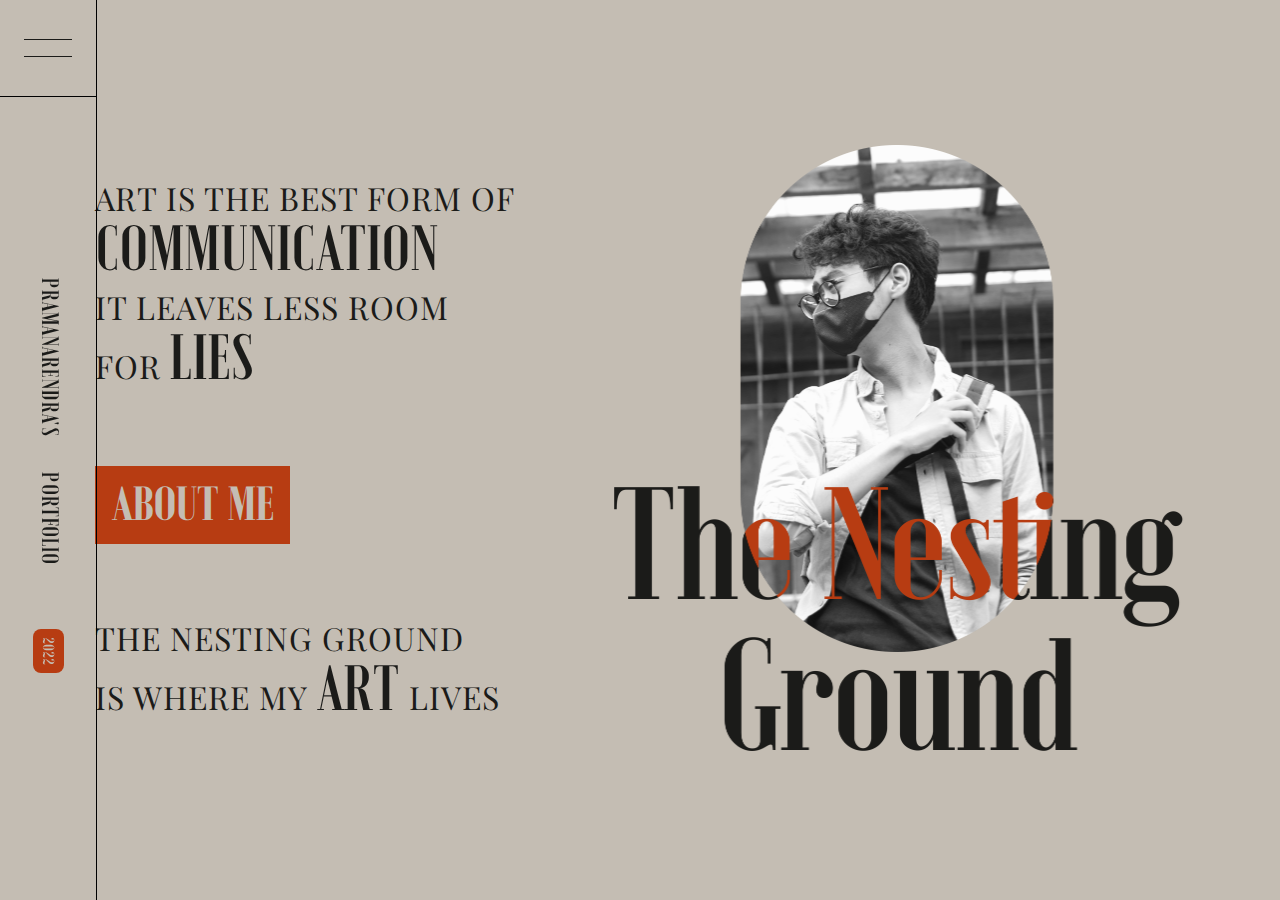
<file: index.html>
<!DOCTYPE html>
<html lang="en">

<head>
    <meta charset="UTF-8">
    <meta http-equiv="X-UA-Compatible" content="IE=edge">
    <meta name="viewport" content="width=device-width, initial-scale=1.0">
    <link rel="stylesheet" href="./style.css">
    <link href="https://fonts.googleapis.com/css2?family=Playfair+Display:wght@400;700&display=swap" rel="stylesheet">
    <title>Home | Rendra's Portfolio</title>
</head>

<body>
    <div class="container">
        <nav>
            <input id="nav-toggle" type="checkbox">
            <label id="hamburger" for="nav-toggle">
                <div class="line"></div>
                <div class="line"></div>
            </label>
            <ul class="nav-links">
                <li><a href="./index.html">Home</a></li>
                <li><a href="./about.html">About</a></li>
                <li><a href="./article.html">Articles</a></li>
                <li><a href="./project.html">Projects</a></li>
            </ul>
            <div class="nav-side">
                <h1><a href="./index.html">Pramanarendra's &nbsp;&nbsp;&nbsp; Portfolio</a></h1>
                <p>2022</p>
            </div>
        </nav>
        <div id="home">
            <div class="home-text">
                <p>Art is the best form of <br> <span class="emphasis">communication</span> <br> It leaves less room
                    <br> for
                    <span class="emphasis">lies</span>
                </p>
                <button class="home-btn"><a href="./about.html">About Me</a></button>
                <p>The Nesting Ground <br> is where my <span class="emphasis">art</span> Lives</p>
            </div>
            <img class="home-img" src="./img/profile pict.png" alt="profile photo">
        </div>
    </div>

</body>

</html>
</file>
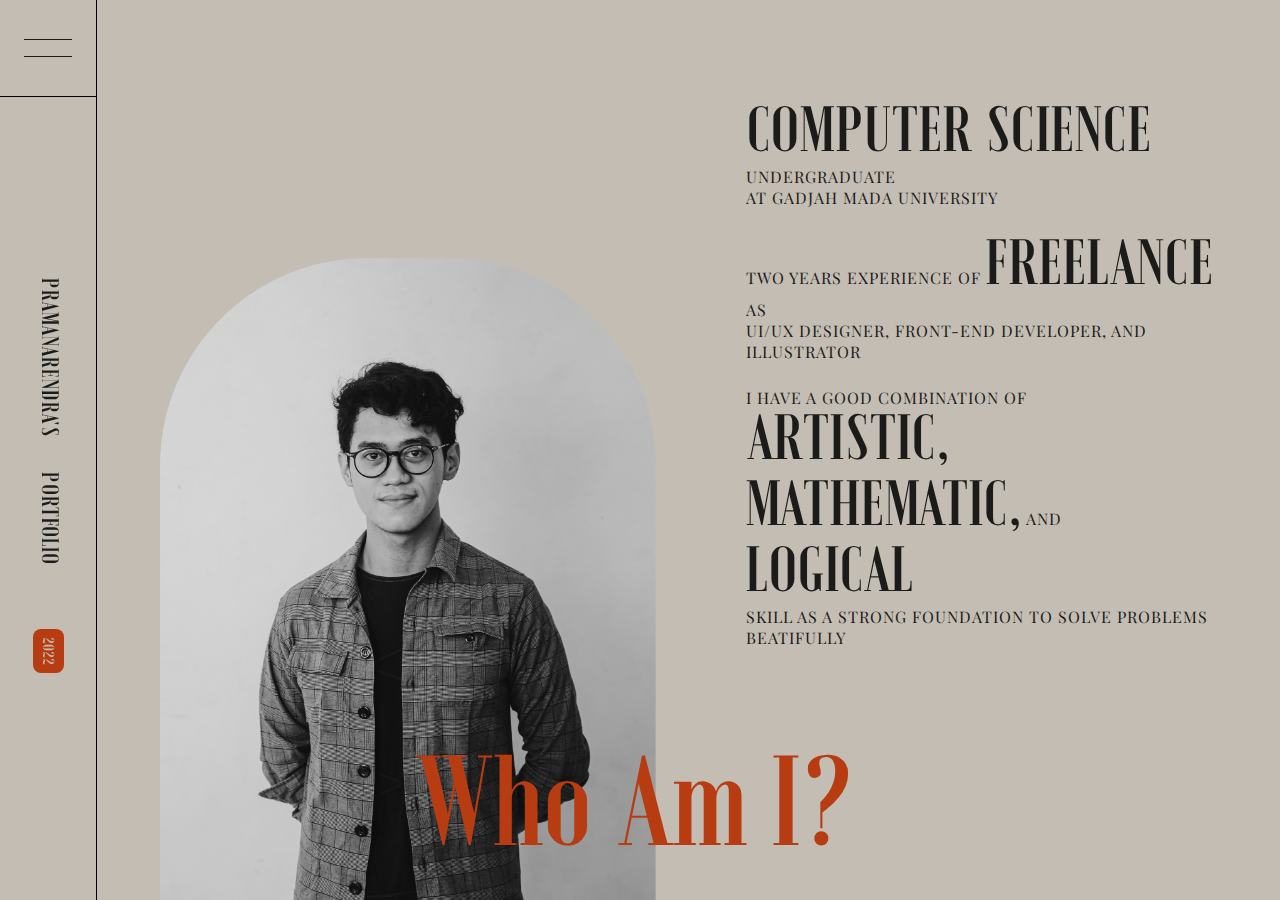
<file: about.html>
<!DOCTYPE html>
<html lang="en">

<head>
    <meta charset="UTF-8">
    <meta http-equiv="X-UA-Compatible" content="IE=edge">
    <meta name="viewport" content="width=device-width, initial-scale=1.0">
    <link rel="stylesheet" href="./style.css">
    <link href="https://fonts.googleapis.com/css2?family=Playfair+Display:wght@400;700&display=swap" rel="stylesheet">
    <title>About | Rendra's Portfolio</title>
</head>

<body>
    <div class="container">
        <nav>
            <input id="nav-toggle" type="checkbox">
            <label id="hamburger" for="nav-toggle">
                <div class="line"></div>
                <div class="line"></div>
            </label>
            <ul class="nav-links">
                <li><a href="./index.html">Home</a></li>
                <li><a href="./about.html">About</a></li>
                <li><a href="./article.html">Articles</a></li>
                <li><a href="./project.html">Projects</a></li>
            </ul>
            <div class="nav-side">
                <h1><a href="./index.html">Pramanarendra's &nbsp;&nbsp;&nbsp; Portfolio</a></h1>
                <p>2022</p>
            </div>
        </nav>
        <div id="about">
            <div class="about-img">
                <img src="./img/portrait photo.png" alt="portrait photo">
                <h1>Who Am I?</h1>
            </div>
            <div class="about-text">
                <p><span class="emphasis">Computer Science</span> undergraduate <br>
                    at Gadjah Mada University</p>
                <p>two years experience of <span class="emphasis">freelance </span> as <br>
                    UI/UX designer, Front-End developer, and <br>
                    illustrator</p>
                <p>I have a good combination of <br>
                    <span class="emphasis">artistic, mathematic,</span> and <span class="emphasis">Logical</span><br>
                    skill as a strong foundation to solve problems <br>
                    beatifully
                </p>
            </div>
        </div>
    </div>

</body>

</html>
</file>
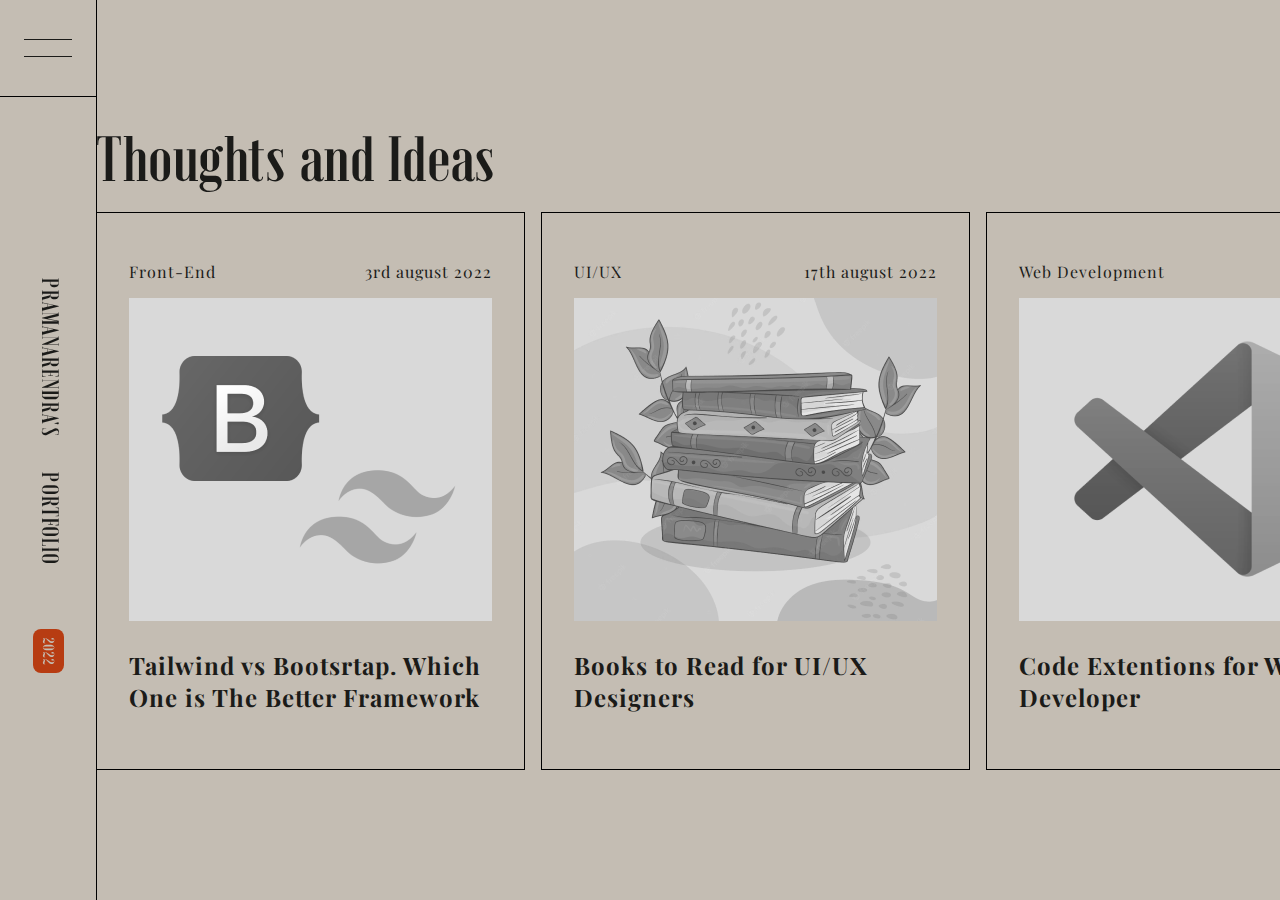
<file: article.html>
<!DOCTYPE html>
<html lang="en">

<head>
    <meta charset="UTF-8">
    <meta http-equiv="X-UA-Compatible" content="IE=edge">
    <meta name="viewport" content="width=device-width, initial-scale=1.0">
    <link rel="stylesheet" href="./style.css">
    <link href="https://fonts.googleapis.com/css2?family=Playfair+Display:wght@400;700&display=swap" rel="stylesheet">
    <title>Articles | Rendra's Portfolio</title>
</head>

<body>
    <div class="container">
        <nav>
            <input id="nav-toggle" type="checkbox">
            <label id="hamburger" for="nav-toggle">
                <div class="line"></div>
                <div class="line"></div>
            </label>
            <ul class="nav-links">
                <li><a href="./index.html">Home</a></li>
                <li><a href="./about.html">About</a></li>
                <li><a href="./article.html">Articles</a></li>
                <li><a href="./project.html">Projects</a></li>
            </ul>
            <div class="nav-side">
                <h1><a href="./index.html">Pramanarendra's &nbsp;&nbsp;&nbsp; Portfolio</a></h1>
                <p>2022</p>
            </div>
        </nav>
        <div id="article">
            <div class="article-container">
                <h1>Thoughts and Ideas</h1>
                <div class="card-container">
                    <div class="card">
                        <a href="./article/article1.html">

                            <div class="card-info">
                                <p class="topic">Front-End</p>
                                <p class="date">3rd august 2022</p>
                            </div>
                            <img src="./img/tailwind bootstrap.png" alt="">
                            <div class="card-title">
                                <p>Tailwind vs Bootsrtap. Which One is The Better Framework</p>
                            </div>
                        </a>
                    </div>

                    <div class="card">
                        <a href="./article/article2.html">
                            <div class="card-info">
                                <p class="topic">UI/UX</p>
                                <p class="date">17th august 2022</p>
                            </div>
                            <img src="./img/books to read.png" alt="">
                            <div class="card-title">
                                <p>Books to Read for UI/UX Designers</p>
                            </div>

                        </a>
                    </div>
                    <div class="card">
                        <a href="./article/article3.html">
                            <div class="card-info">
                                <p class="topic">Web Development</p>
                                <p class="date">1st July 2022</p>
                            </div>
                            <img src="./img/vs code.png" alt="">
                            <div class="card-title">
                                <p>Code Extentions for Web Developer</p>
                            </div>
                        </a>
                    </div>
                </div>
            </div>

        </div>
    </div>

    </div>
    </div>

</body>

</html>
</file>
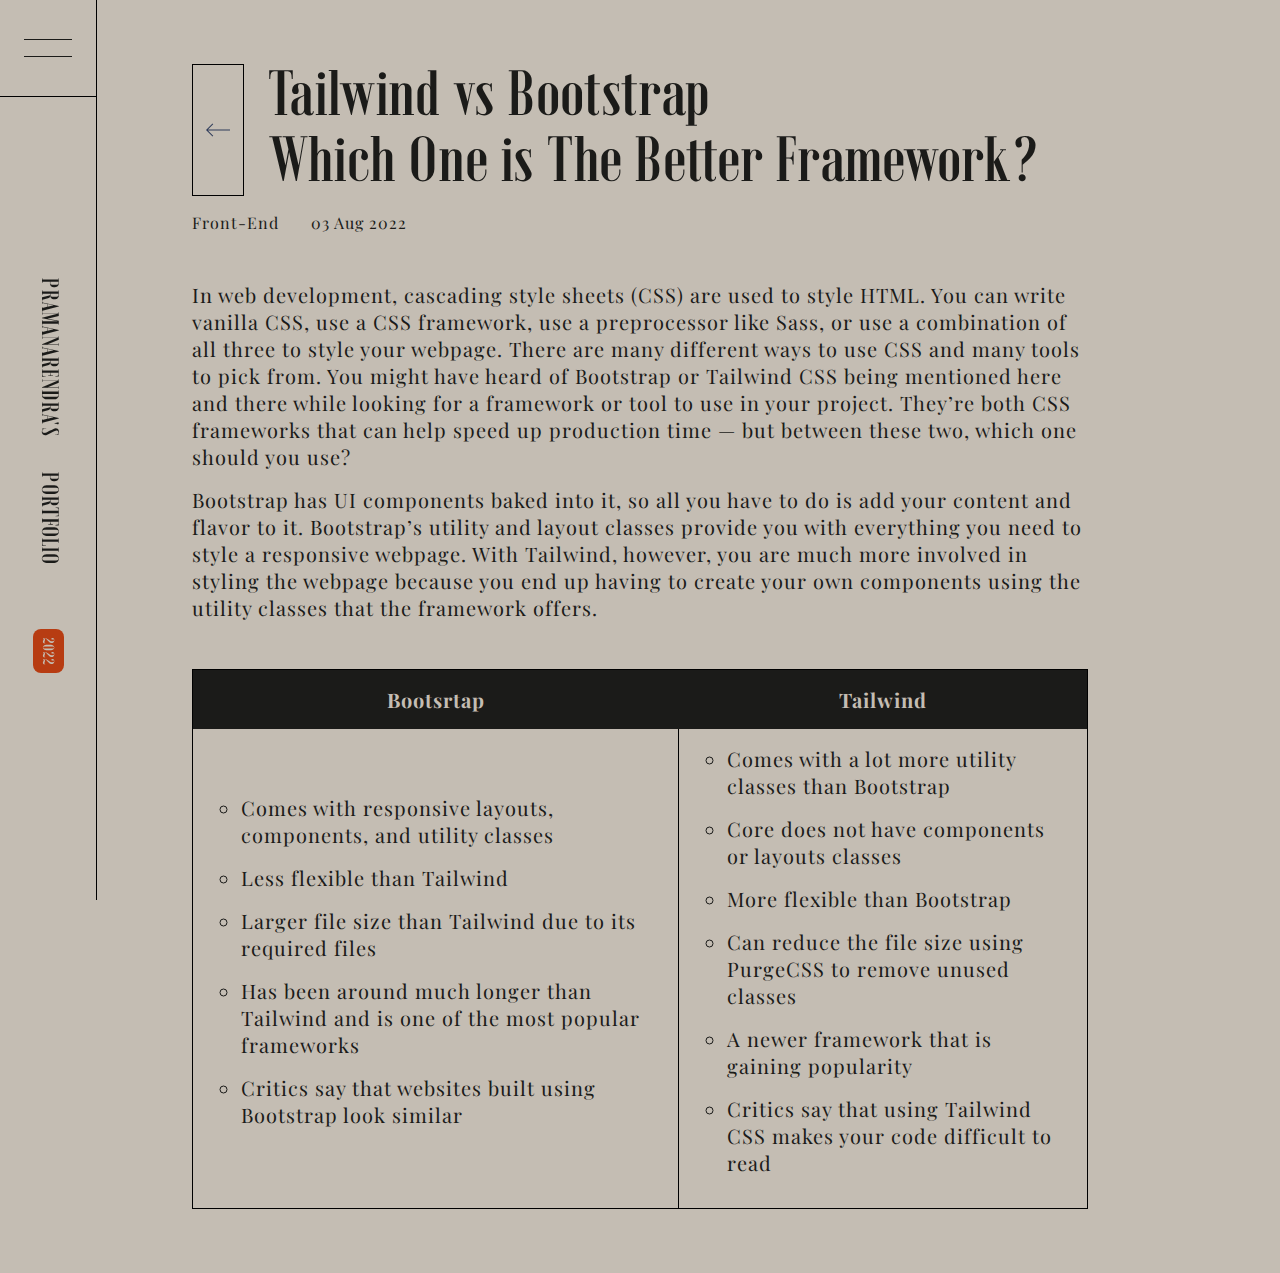
<file: article1.html>
<!DOCTYPE html>
<html lang="en">

<head>
    <meta charset="UTF-8">
    <meta http-equiv="X-UA-Compatible" content="IE=edge">
    <meta name="viewport" content="width=device-width, initial-scale=1.0">
    <link rel="stylesheet" href="./style.css">
    <link href="https://fonts.googleapis.com/css2?family=Playfair+Display:wght@400;700&display=swap" rel="stylesheet">
    <title>Document</title>
</head>

<body>
    <div class="container">
        <nav>
            <input id="nav-toggle" type="checkbox">
            <label id="hamburger" for="nav-toggle">
                <div class="line"></div>
                <div class="line"></div>
            </label>
            <ul class="nav-links">
                <li><a href="./index.html">Home</a></li>
                <li><a href="./about.html">About</a></li>
                <li><a href="./article.html">Articles</a></li>
                <li><a href="">Projects</a></li>
            </ul>
            <div class="nav-side">
                <h1><a href="./index.html">Pramanarendra's &nbsp;&nbsp;&nbsp; Portfolio</a></h1>
                <p>2022</p>
            </div>
        </nav>

        <div id="article1" class="article">
            <header>
                <a href="./article.html" class="return">
                    <img src="./img/arrow icon.png" alt="arrow icon">
                </a>
                <h1>Tailwind vs Bootstrap <br>
                    Which One is The Better Framework?
                </h1>
            </header>
            <div class="article-info">
                <p class="topic">Front-End</p>
                <p class="date">03 Aug 2022</p>
            </div>

            <article>
                <p>In web development, cascading style sheets (CSS) are used to style HTML. You can write vanilla CSS,
                    use a
                    CSS framework, use a preprocessor like Sass, or use a combination of all three to style your
                    webpage.
                    There are many different ways to use CSS and many tools to pick from. You might have heard of
                    Bootstrap
                    or Tailwind CSS being mentioned here and there while looking for a framework or tool to use in your
                    project. They’re both CSS frameworks that can help speed up production time — but between these two,
                    which one should you use?</p>
                <p>Bootstrap has UI components baked into it, so all you have to do is add your content and flavor to
                    it.
                    Bootstrap’s utility and layout classes provide you with everything you need to style a responsive
                    webpage. With Tailwind, however, you are much more involved in styling the webpage because you end
                    up
                    having to create your own components using the utility classes that the framework offers.</p>
            </article>

            <table>
                <tr>
                    <th>Bootsrtap</th>
                    <th>Tailwind</th>
                </tr>
                <tr>
                    <td>
                        <ul>
                            <li>Comes with responsive layouts, components, and utility classes</li>
                            <li>Less flexible than Tailwind</li>
                            <li>Larger file size than Tailwind due to its required files</li>
                            <li>Has been around much longer than Tailwind and is one of the most popular frameworks</li>
                            <li>Critics say that websites built using Bootstrap look similar</li>
                        </ul>
                    </td>
                    <td>
                        <ul>
                            <li>Comes with a lot more utility classes than Bootstrap</li>
                            <li>Core does not have components or layouts classes</li>
                            <li>More flexible than Bootstrap</li>
                            <li>Can reduce the file size using PurgeCSS to remove unused classes </li>
                            <li>A newer framework that is gaining popularity</li>
                            <li>Critics say that using Tailwind CSS makes your code difficult to read</li>
                        </ul>
                    </td>
                </tr>
            </table>

        </div>

    </div>
</body>

</html>
</file>
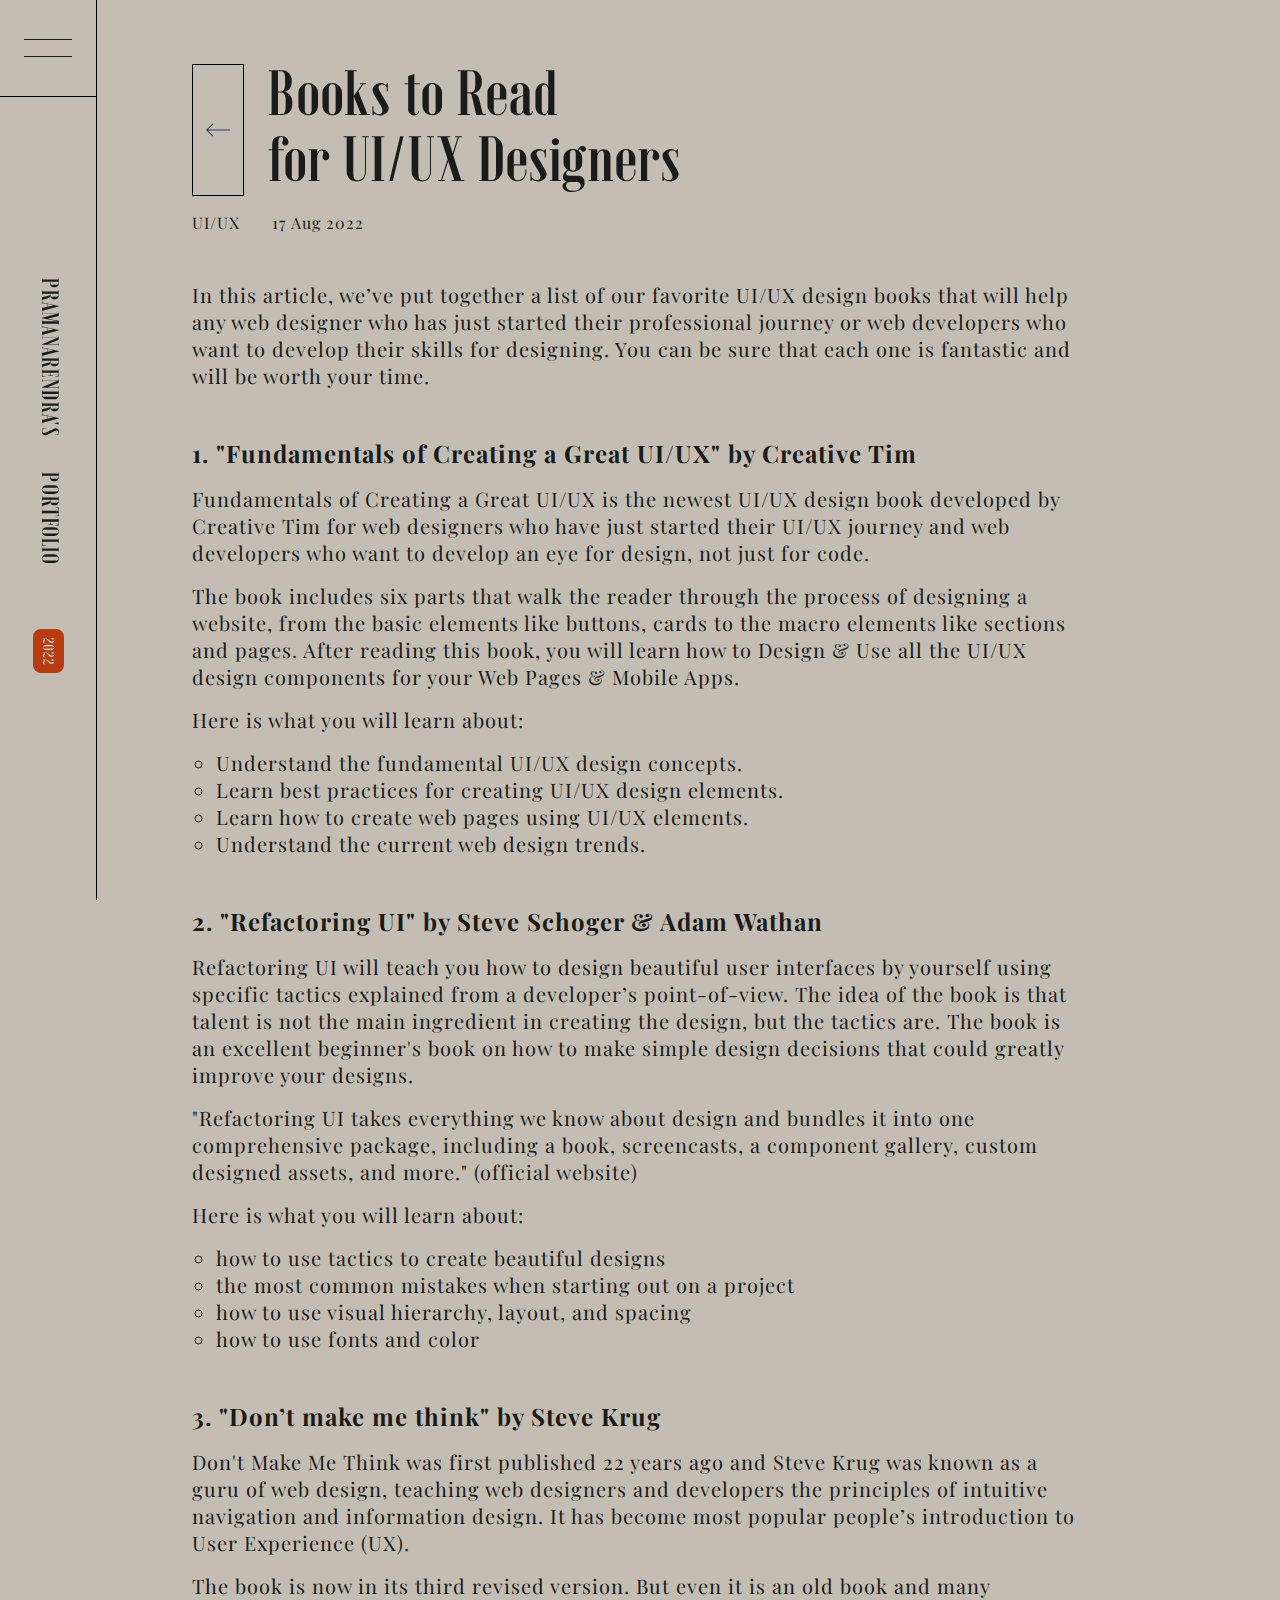
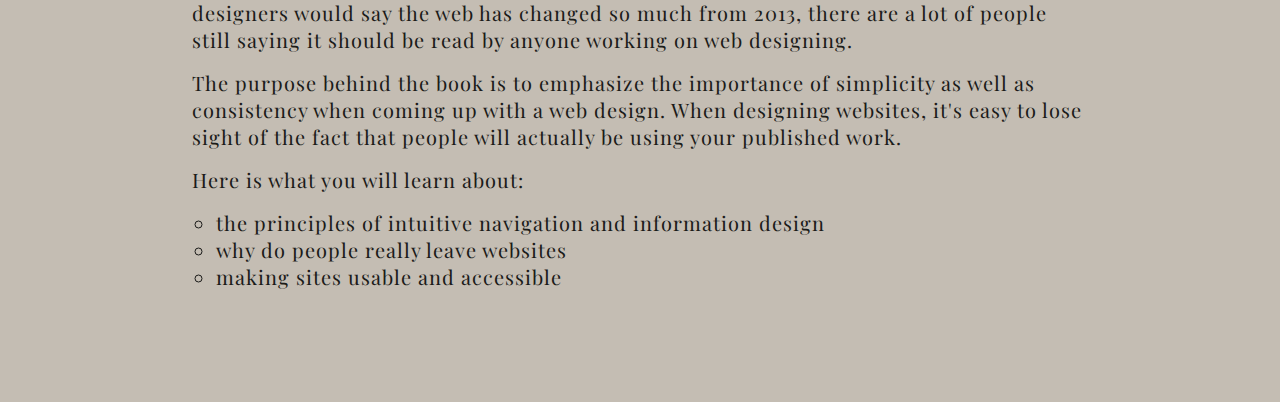
<file: article2.html>
<!DOCTYPE html>
<html lang="en">

<head>
    <meta charset="UTF-8">
    <meta http-equiv="X-UA-Compatible" content="IE=edge">
    <meta name="viewport" content="width=device-width, initial-scale=1.0">
    <link rel="stylesheet" href="./style.css">
    <link href="https://fonts.googleapis.com/css2?family=Playfair+Display:wght@400;700&display=swap" rel="stylesheet">
    <title>Document</title>
</head>

<body>
    <div class="container">
        <nav>
            <input id="nav-toggle" type="checkbox">
            <label id="hamburger" for="nav-toggle">
                <div class="line"></div>
                <div class="line"></div>
            </label>
            <ul class="nav-links">
                <li><a href="./index.html">Home</a></li>
                <li><a href="./about.html">About</a></li>
                <li><a href="./article.html">Articles</a></li>
                <li><a href="">Projects</a></li>
            </ul>
            <div class="nav-side">
                <h1><a href="./index.html">Pramanarendra's &nbsp;&nbsp;&nbsp; Portfolio</a></h1>
                <p>2022</p>
            </div>
        </nav>

        <div id="article1" class="article">
            <header>
                <a href="./article.html" class="return">
                    <img src="./img/arrow icon.png" alt="arrow icon">
                </a>
                <h1>Books to Read <br>
                    for UI/UX Designers
                </h1>
            </header>
            <div class="article-info">
                <p class="topic">UI/UX</p>
                <p class="date">17 Aug 2022</p>
            </div>

            <section>
                <article>
                    <p>In this article, we’ve put together a list of our favorite UI/UX design books that will help any
                        web
                        designer who has just started their professional journey or web developers who want to develop
                        their
                        skills for designing. You can be sure that each one is fantastic and will be worth your time.
                    </p>
                </article>

                <article>
                    <h2>1. "Fundamentals of Creating a Great UI/UX" by Creative Tim</h2>
                    <p>Fundamentals of Creating a Great UI/UX is the newest UI/UX design book developed by Creative Tim
                        for
                        web designers who have just started their UI/UX journey and web developers who want to develop
                        an
                        eye for design, not just for code.
                    </p>
                    <p>The book includes six parts that walk the reader through the process of designing a website, from
                        the
                        basic elements like buttons, cards to the macro elements like sections and pages.
                        After reading this book, you will learn how to Design & Use all the UI/UX design components for
                        your
                        Web Pages & Mobile Apps.
                    </p>
                    <p>Here is what you will learn about:</p>
                    <ul>
                        <li>Understand the fundamental UI/UX design concepts.</li>
                        <li>Learn best practices for creating UI/UX design elements.</li>
                        <li>Learn how to create web pages using UI/UX elements.</li>
                        <li>Understand the current web design trends.</li>
                    </ul>
                </article>

                <article>
                    <h2>2. "Refactoring UI" by Steve Schoger & Adam Wathan</h2>
                    <p>Refactoring UI will teach you how to design beautiful user interfaces by yourself using specific
                        tactics explained from a developer’s point-of-view. The idea of the book is that talent is not
                        the
                        main ingredient in creating the design, but the tactics are. The book is an excellent beginner's
                        book on how to make simple design decisions that could greatly improve your designs.
                    </p>
                    <p>"Refactoring UI takes everything we know about design and bundles it into one comprehensive
                        package,
                        including a book, screencasts, a component gallery, custom designed assets, and more." (official
                        website)
                    </p>
                    <p>Here is what you will learn about:</p>
                    <ul>
                        <li>how to use tactics to create beautiful designs</li>
                        <li>the most common mistakes when starting out on a project</li>
                        <li>how to use visual hierarchy, layout, and spacing</li>
                        <li>how to use fonts and color</li>
                    </ul>

                </article>

                <article>
                    <h2>3. "Don’t make me think" by Steve Krug</h2>
                    <p>Don't Make Me Think was first published 22 years ago and Steve Krug was known as a guru of web
                        design, teaching web designers and developers the principles of intuitive navigation and
                        information
                        design. It has become most popular people’s introduction to User Experience (UX).
                    </p>
                    <p>The book is now in its third revised version. But even it is an old book and many designers would
                        say
                        the web has changed so much from 2013, there are a lot of people still saying it should be read
                        by
                        anyone working on web designing.
                    </p>
                    <p>The purpose behind the book is to emphasize the importance of simplicity as well as consistency
                        when
                        coming up with a web design. When designing websites, it's easy to lose sight of the fact that
                        people will actually be using your published work.
                    </p>
                    <p>Here is what you will learn about:</p>
                    <ul>
                        <li>the principles of intuitive navigation and information design</li>
                        <li>why do people really leave websites</li>
                        <li>making sites usable and accessible</li>
                    </ul>
                </article>
            </section>
        </div>
    </div>
</body>

</html>
</file>
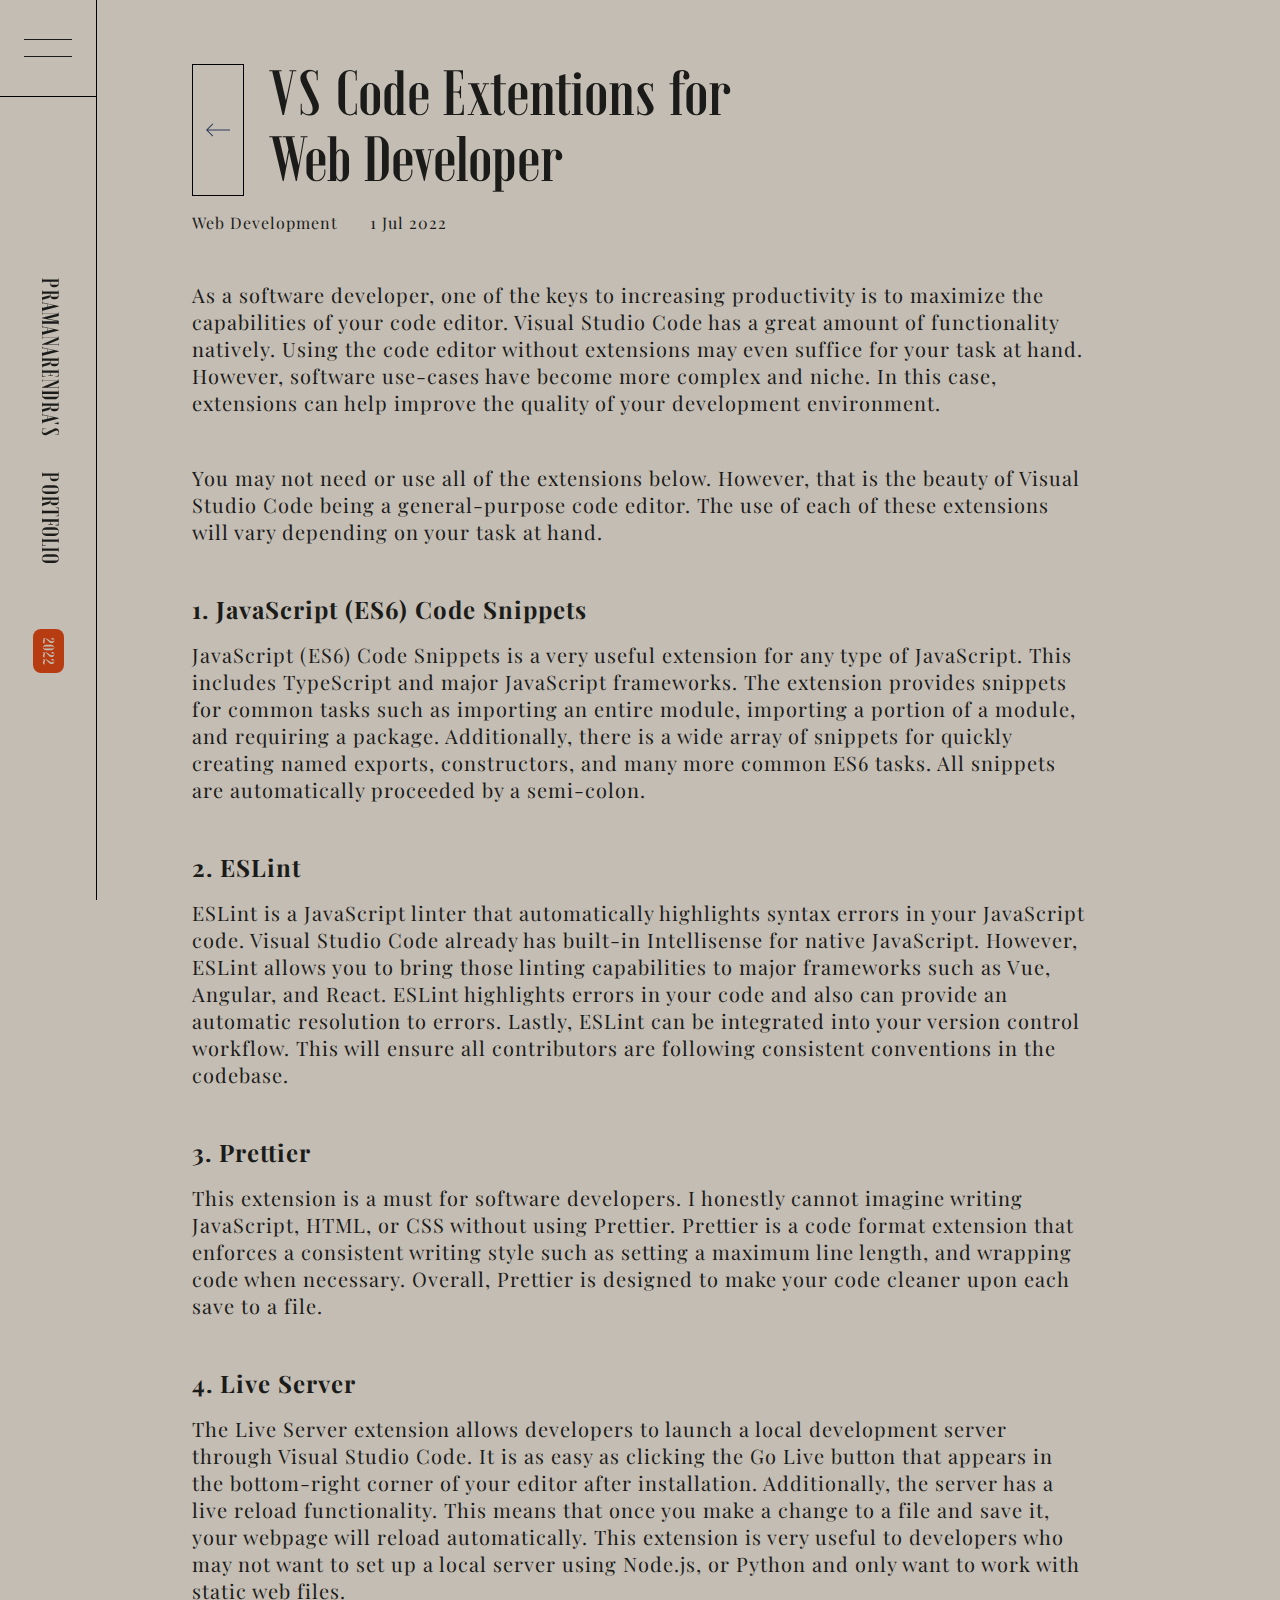
<file: article3.html>
<!DOCTYPE html>
<html lang="en">

<head>
    <meta charset="UTF-8">
    <meta http-equiv="X-UA-Compatible" content="IE=edge">
    <meta name="viewport" content="width=device-width, initial-scale=1.0">
    <link rel="stylesheet" href="./style.css">
    <link href="https://fonts.googleapis.com/css2?family=Playfair+Display:wght@400;700&display=swap" rel="stylesheet">
    <title>Document</title>
</head>

<body>
    <div class="container">
        <nav>
            <input id="nav-toggle" type="checkbox">
            <label id="hamburger" for="nav-toggle">
                <div class="line"></div>
                <div class="line"></div>
            </label>
            <ul class="nav-links">
                <li><a href="./index.html">Home</a></li>
                <li><a href="./about.html">About</a></li>
                <li><a href="./article.html">Articles</a></li>
                <li><a href="">Projects</a></li>
            </ul>
            <div class="nav-side">
                <h1><a href="./index.html">Pramanarendra's &nbsp;&nbsp;&nbsp; Portfolio</a></h1>
                <p>2022</p>
            </div>
        </nav>

        <div id="article1" class="article">
            <header>
                <a href="./article.html" class="return">
                    <img src="./img/arrow icon.png" alt="arrow icon">
                </a>
                <h1>VS Code Extentions for <br>
                    Web Developer
                </h1>
            </header>
            <div class="article-info">
                <p class="topic">Web Development</p>
                <p class="date">1 Jul 2022</p>
            </div>

            <section>
                <article>
                    <p>As a software developer, one of the keys to increasing productivity is to maximize the
                        capabilities of your code editor. Visual Studio Code has a great amount of functionality
                        natively. Using the code editor without extensions may even suffice for your task at hand.
                        However, software use-cases have become more complex and niche. In this case, extensions can
                        help improve the quality of your development environment.
                    </p>
                </article>
                <article>
                    <p>You may not need or use all of the extensions below. However, that is the beauty of Visual Studio
                        Code being a general-purpose code editor. The use of each of these extensions will vary
                        depending on your task at hand.
                    </p>
                </article>

                <article>
                    <h2>1. JavaScript (ES6) Code Snippets</h2>
                    <p>JavaScript (ES6) Code Snippets is a very useful extension for any type of JavaScript. This
                        includes TypeScript and major JavaScript frameworks. The extension provides snippets for common
                        tasks such as importing an entire module, importing a
                        portion of a module, and requiring a package. Additionally, there is a wide array of snippets
                        for quickly creating named exports, constructors, and many more common ES6 tasks. All snippets
                        are automatically proceeded by a semi-colon.</p>
                </article>

                <article>
                    <h2>2. ESLint</h2>
                    <p>ESLint is a JavaScript linter that automatically highlights syntax errors in your JavaScript
                        code. Visual Studio Code already has built-in Intellisense for native JavaScript. However,
                        ESLint allows you to bring those linting capabilities to major frameworks such as Vue, Angular,
                        and React. ESLint highlights errors in your code and also can provide an automatic resolution to
                        errors.
                        Lastly, ESLint can be integrated into your version control workflow. This will ensure all
                        contributors are following consistent conventions in the codebase.
                    </p>
                </article>

                <article>
                    <h2>3. Prettier</h2>
                    <p>This extension is a must for software developers. I honestly cannot imagine writing JavaScript,
                        HTML, or CSS without using Prettier. Prettier is a code format extension that enforces a
                        consistent writing style such as setting a maximum line length, and wrapping code when
                        necessary. Overall, Prettier is designed to make your code cleaner upon each save to a file.</p>
                </article>

                <article>
                    <h2>4. Live Server</h2>
                    <p>The Live Server extension allows developers to launch a local development server through Visual
                        Studio Code. It is as easy as clicking the Go Live button that appears in the bottom-right
                        corner of your editor after installation. Additionally, the server has a live reload
                        functionality. This means that once you make a change to a file and save it, your webpage will
                        reload automatically. This extension is very useful to developers who may not want to set up a
                        local server using
                        Node.js, or Python and only want to work with static web files.</p>
                </article>

            </section>
        </div>
    </div>
</body>

</html>
</file>
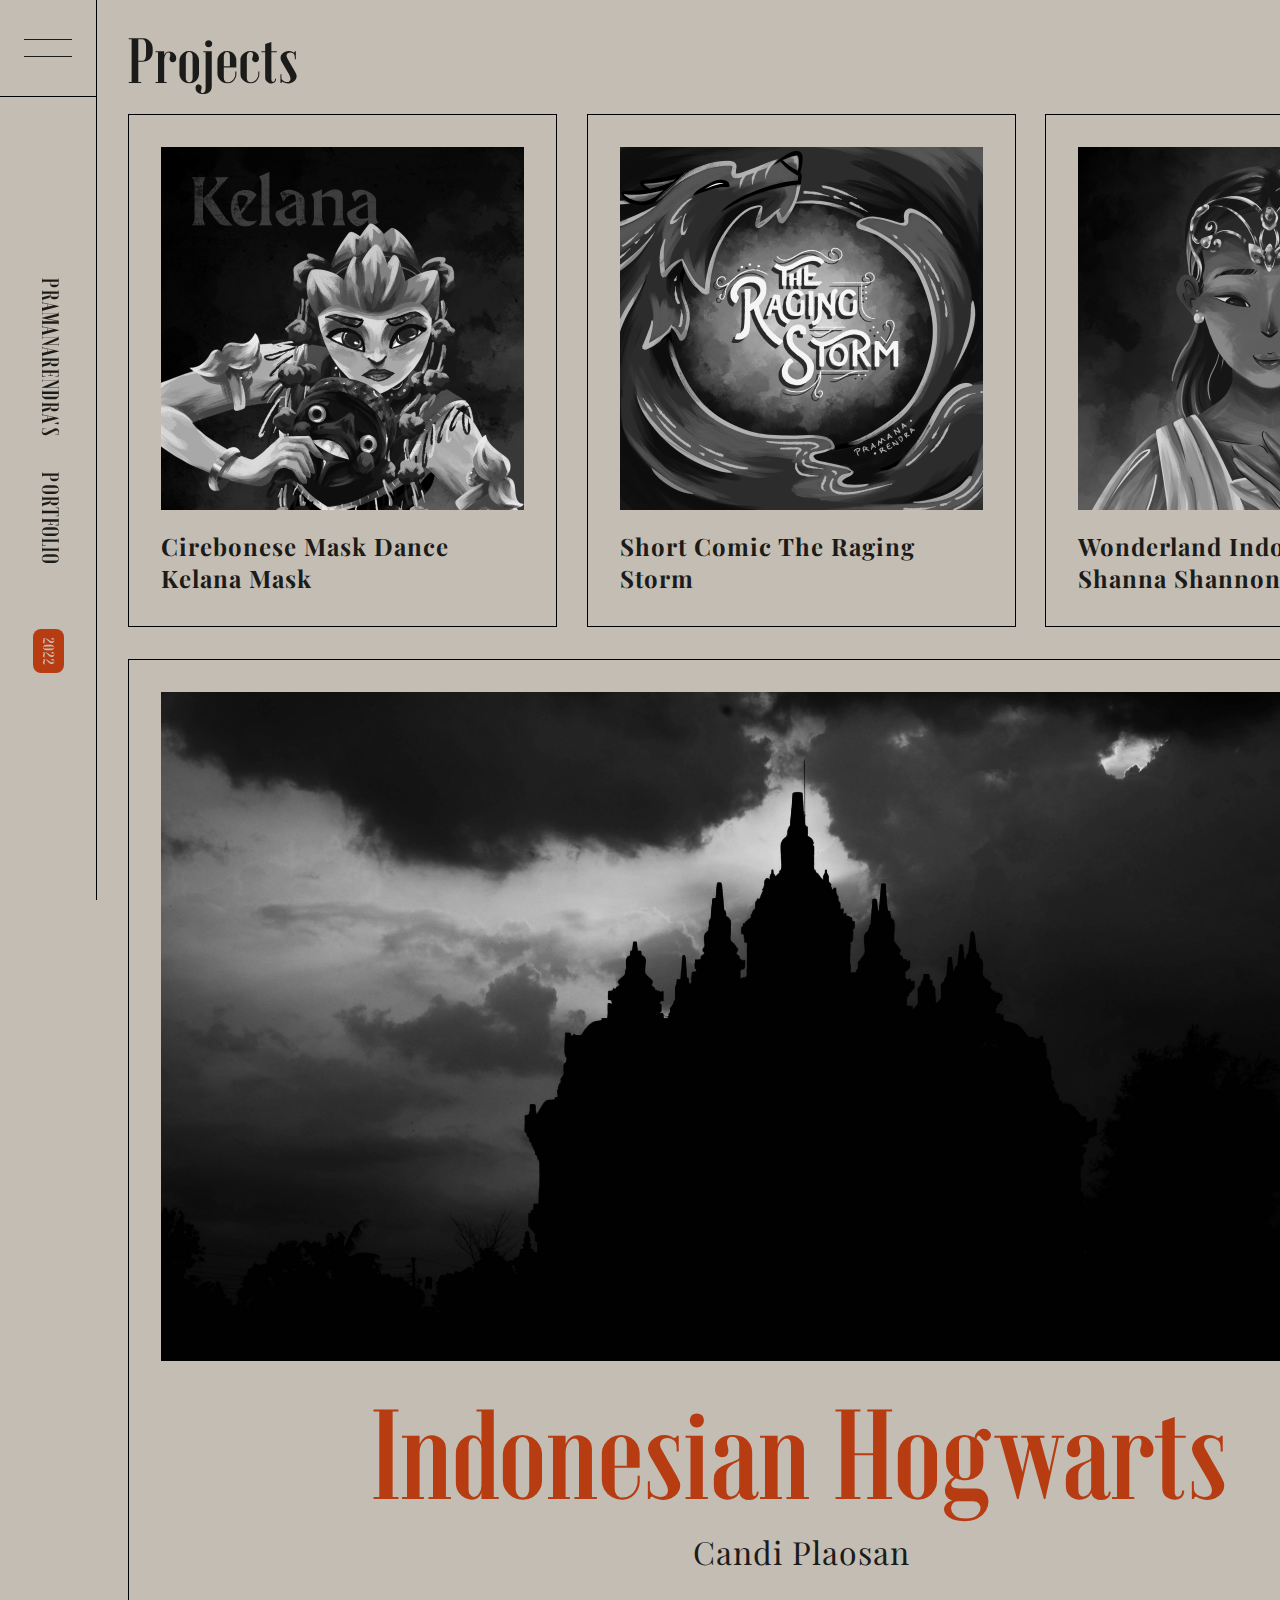
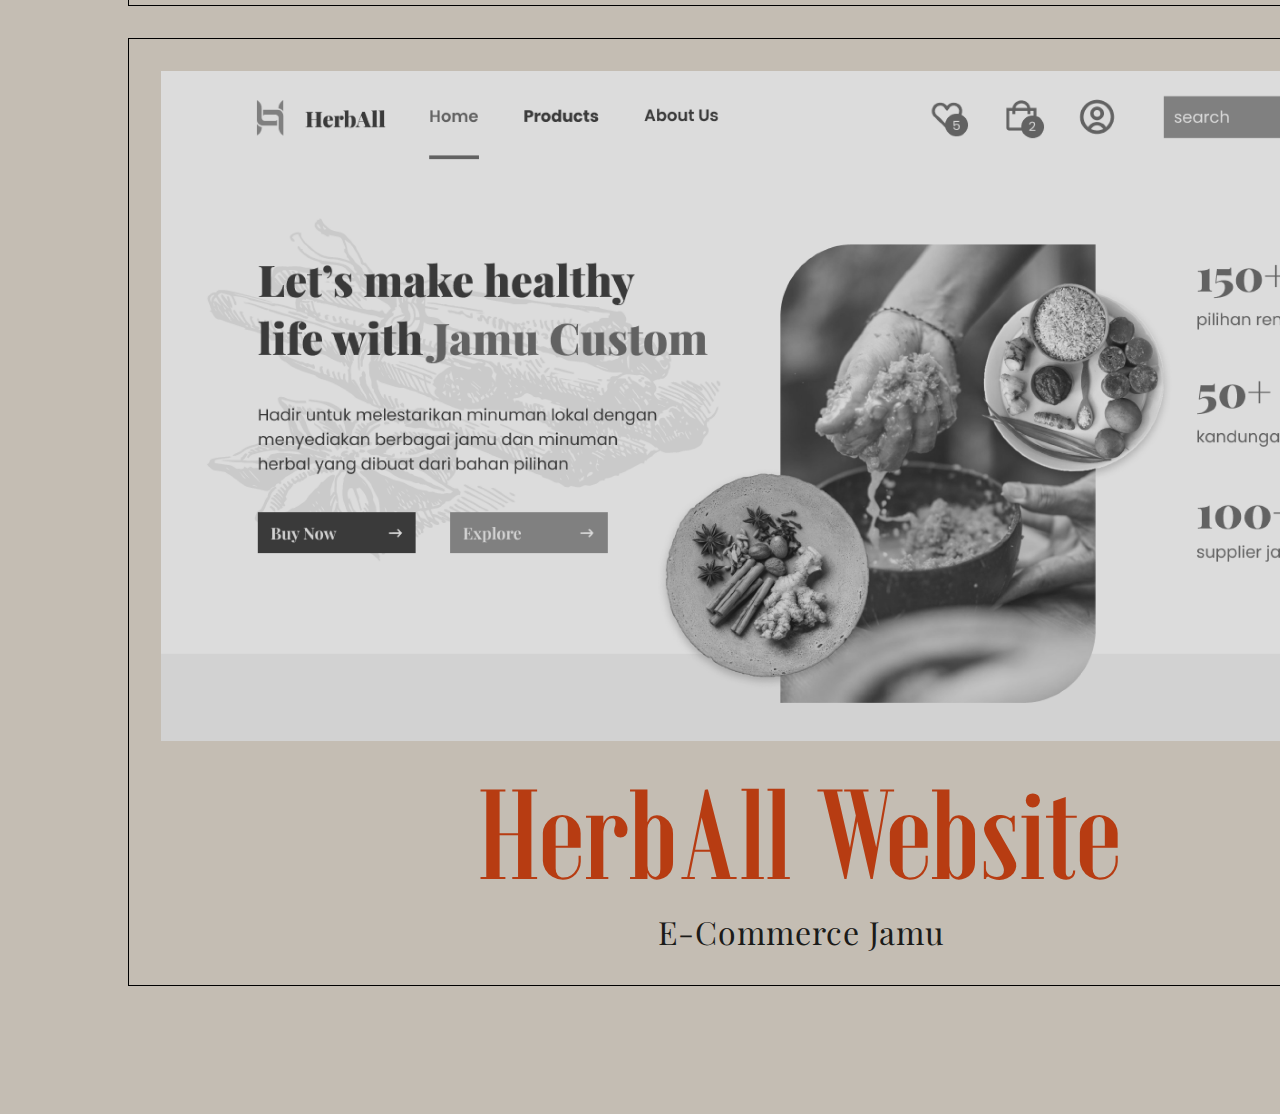
<file: project.html>
<!DOCTYPE html>
<html lang="en">

<head>
    <meta charset="UTF-8">
    <meta http-equiv="X-UA-Compatible" content="IE=edge">
    <meta name="viewport" content="width=device-width, initial-scale=1.0">
    <link rel="stylesheet" href="./style.css">
    <link href="https://fonts.googleapis.com/css2?family=Playfair+Display:wght@400;700&display=swap" rel="stylesheet">
    <title>Projects | Rendra's Portfolio</title>
</head>

<body>
    <div class="container">
        <nav>
            <input id="nav-toggle" type="checkbox">
            <label id="hamburger" for="nav-toggle">
                <div class="line"></div>
                <div class="line"></div>
            </label>
            <ul class="nav-links">
                <li><a href="./index.html">Home</a></li>
                <li><a href="./about.html">About</a></li>
                <li><a href="./article.html">Articles</a></li>
                <li><a href="./project.html">Projects</a></li>
            </ul>
            <div class="nav-side">
                <h1><a href="./index.html">Pramanarendra's &nbsp;&nbsp;&nbsp; Portfolio</a></h1>
                <p>2022</p>
            </div>
        </nav>

        <div id="projects">
            <div class="projects-container">
                <h1>Projects</h1>
                <div class="illustration">
                    <div class="card">
                        <img src="./img/kelana.png" alt="Kelana Mask">
                        <h2>Cirebonese Mask Dance Kelana Mask</h2>
                    </div>
                    <div class="card">
                        <img src="./img/comic.png" alt="The Raging Storm">
                        <h2>Short Comic The Raging Storm</h2>
                    </div>
                    <div class="card">
                        <img src="./img/wonderland.png" alt="Wonderland">
                        <h2>Wonderland Indonesia 2 Shanna Shannon</h2>
                    </div>
                </div>
                <div class="photography">
                    <img src="./img/plaosan.png" alt="Candi Plaosan">
                    <h2>Indonesian Hogwarts</h2>
                    <p>Candi Plaosan</p>
                </div>
                <div class="website">
                    <img src="./img/herball.png" alt="Website HerbAll">
                    <h2>HerbAll Website</h2>
                    <p>E-Commerce Jamu</p>
                </div>
            </div>
        </div>
    </div>
</body>

</html>
</file>
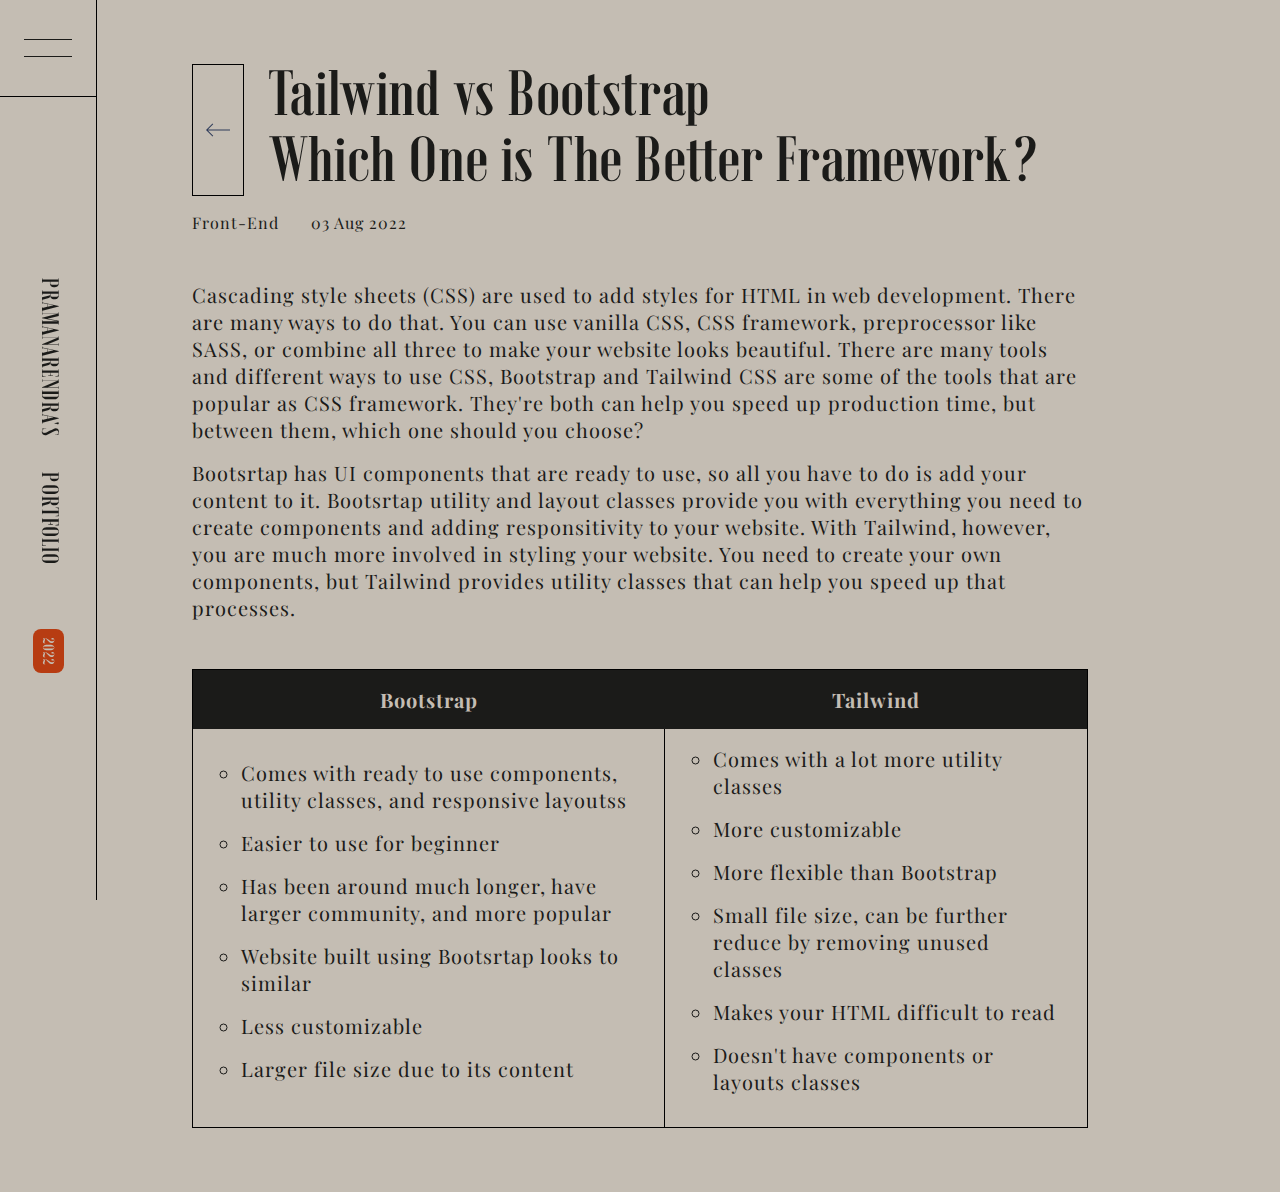
<file: article/article1.html>
<!DOCTYPE html>
<html lang="en">

<head>
    <meta charset="UTF-8">
    <meta http-equiv="X-UA-Compatible" content="IE=edge">
    <meta name="viewport" content="width=device-width, initial-scale=1.0">
    <link rel="stylesheet" href="../style.css">
    <link href="https://fonts.googleapis.com/css2?family=Playfair+Display:wght@400;700&display=swap" rel="stylesheet">
    <title>Articles | Rendra's Portfolio</title>
</head>

<body>
    <div class="container">
        <nav>
            <input id="nav-toggle" type="checkbox">
            <label id="hamburger" for="nav-toggle">
                <div class="line"></div>
                <div class="line"></div>
            </label>
            <ul class="nav-links">
                <li><a href="../index.html">Home</a></li>
                <li><a href="../about.html">About</a></li>
                <li><a href="../article.html">Articles</a></li>
                <li><a href="../project.html">Projects</a></li>
            </ul>
            <div class="nav-side">
                <h1><a href="../index.html">Pramanarendra's &nbsp;&nbsp;&nbsp; Portfolio</a></h1>
                <p>2022</p>
            </div>
        </nav>

        <div id="article1" class="article">
            <header>
                <a href="../article.html" class="return">
                    <img src="../img/arrow icon.png" alt="arrow icon">
                </a>
                <h1>Tailwind vs Bootstrap <br>
                    Which One is The Better Framework?
                </h1>
            </header>
            <div class="article-info">
                <p class="topic">Front-End</p>
                <p class="date">03 Aug 2022</p>
            </div>

            <article>
                <p>Cascading style sheets (CSS) are used to add styles for HTML in web development. There are many ways
                    to do that. You can use vanilla CSS, CSS framework, preprocessor like SASS, or combine all three to
                    make your website looks beautiful. There are many tools and different ways to use CSS, Bootstrap and
                    Tailwind CSS are some of the tools that are popular as CSS framework. They're both can help you
                    speed up production time, but between them, which one should you choose?</p>
                <p>Bootsrtap has UI components that are ready to use, so all you have to do is add your content to it.
                    Bootsrtap utility and layout classes provide you with everything you need to create components and
                    adding responsitivity to your website. With Tailwind, however, you are much more involved in styling
                    your website. You need to create your own components, but Tailwind provides utility classes that can
                    help you speed up that processes.</p>
            </article>

            <table>
                <tr>
                    <th>Bootstrap</th>
                    <th>Tailwind</th>
                </tr>
                <tr>
                    <td>
                        <ul>
                            <li>Comes with ready to use components, utility classes, and responsive layoutss</li>
                            <li>Easier to use for beginner</li>
                            <li>Has been around much longer, have larger community, and more popular</li>
                            <li>Website built using Bootsrtap looks to similar</li>
                            <li>Less customizable</li>
                            <li>Larger file size due to its content</li>
                        </ul>
                    </td>
                    <td>
                        <ul>
                            <li>Comes with a lot more utility classes</li>
                            <li>More customizable</li>
                            <li>More flexible than Bootstrap</li>
                            <li>Small file size, can be further reduce by removing unused classes</li>
                            <li>Makes your HTML difficult to read</li>
                            <li>Doesn't have components or layouts classes</li>
                        </ul>
                    </td>
                </tr>
            </table>

        </div>

    </div>
</body>

</html>
</file>
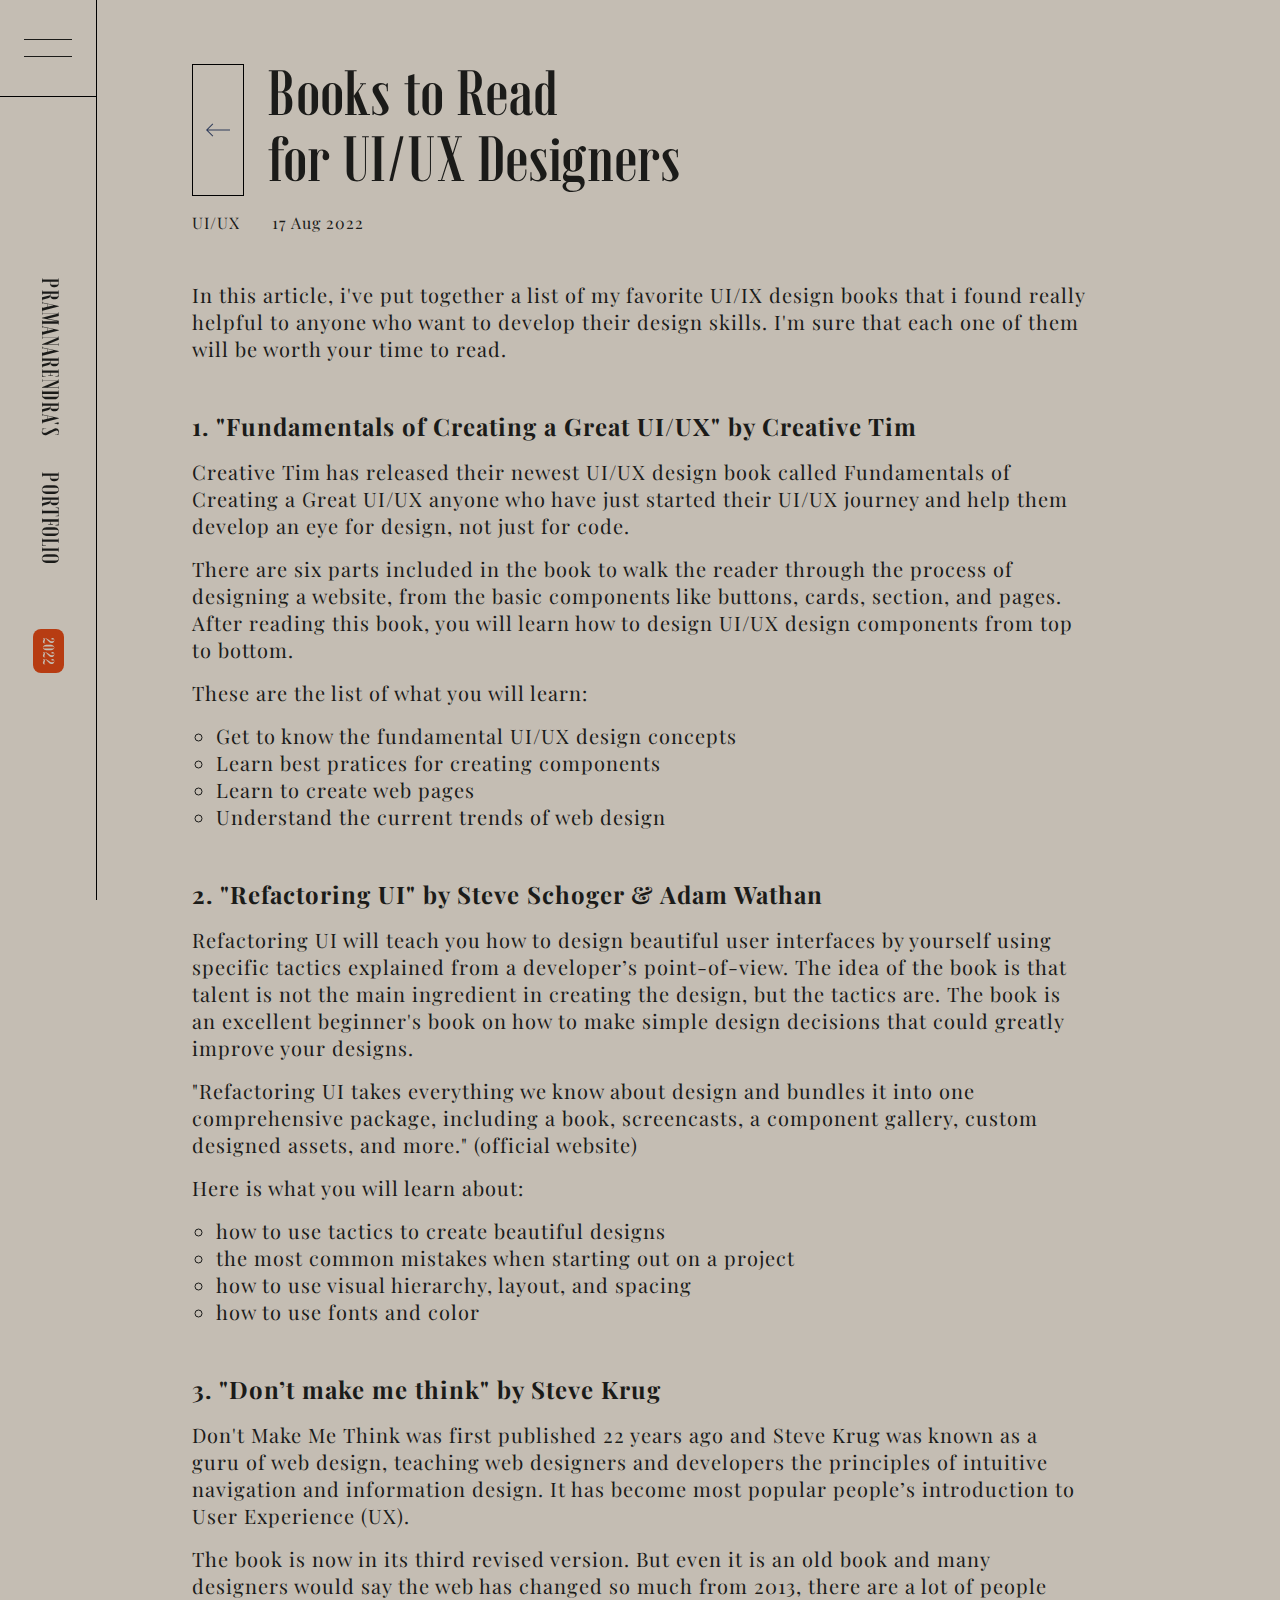
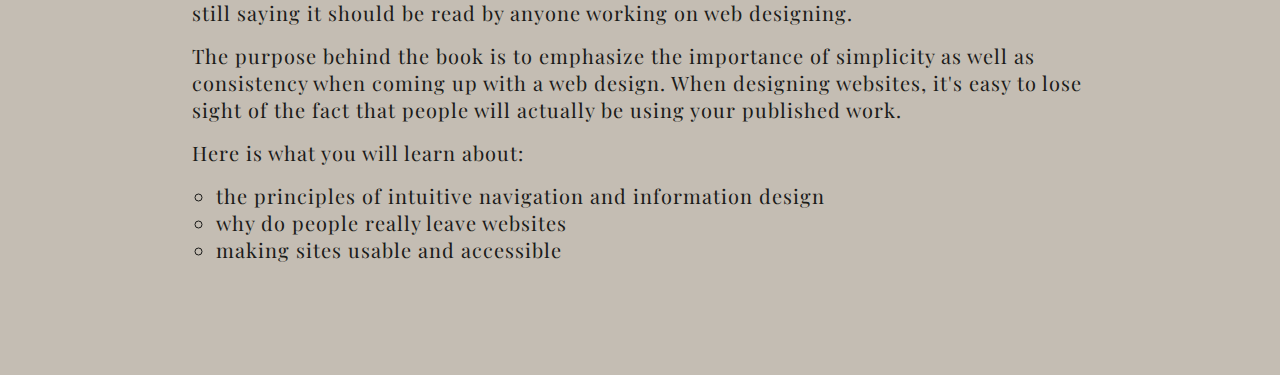
<file: article/article2.html>
<!DOCTYPE html>
<html lang="en">

<head>
    <meta charset="UTF-8">
    <meta http-equiv="X-UA-Compatible" content="IE=edge">
    <meta name="viewport" content="width=device-width, initial-scale=1.0">
    <link rel="stylesheet" href="../style.css">
    <link href="https://fonts.googleapis.com/css2?family=Playfair+Display:wght@400;700&display=swap" rel="stylesheet">
    <title>Articles | Rendra's Portfolio</title>
</head>

<body>
    <div class="container">
        <nav>
            <input id="nav-toggle" type="checkbox">
            <label id="hamburger" for="nav-toggle">
                <div class="line"></div>
                <div class="line"></div>
            </label>
            <ul class="nav-links">
                <li><a href="../index.html">Home</a></li>
                <li><a href="../about.html">About</a></li>
                <li><a href="../article.html">Articles</a></li>
                <li><a href="../project.html">Projects</a></li>
            </ul>
            <div class="nav-side">
                <h1><a href="../index.html">Pramanarendra's &nbsp;&nbsp;&nbsp; Portfolio</a></h1>
                <p>2022</p>
            </div>
        </nav>

        <div id="article1" class="article">
            <header>
                <a href="../article.html" class="return">
                    <img src="../img/arrow icon.png" alt="arrow icon">
                </a>
                <h1>Books to Read <br>
                    for UI/UX Designers
                </h1>
            </header>
            <div class="article-info">
                <p class="topic">UI/UX</p>
                <p class="date">17 Aug 2022</p>
            </div>

            <section>
                <article>
                    <p>In this article, i've put together a list of my favorite UI/IX design books that i found really
                        helpful to anyone who want to develop their design skills. I'm sure that each one of them will
                        be worth your time to read.
                    </p>
                </article>

                <article>
                    <h2>1. "Fundamentals of Creating a Great UI/UX" by Creative Tim</h2>
                    <p>Creative Tim has released their newest UI/UX design book called Fundamentals of Creating a Great
                        UI/UX anyone who have just started their UI/UX journey and help them develop an eye for design,
                        not just for code.
                    </p>
                    <p>There are six parts included in the book to walk the reader through the process of designing a
                        website, from the basic components like buttons, cards, section, and pages. After reading this
                        book, you will learn how to design UI/UX design components from top to bottom.

                    </p>
                    <p>These are the list of what you will learn:</p>
                    <ul>
                        <li>Get to know the fundamental UI/UX design concepts</li>
                        <li>Learn best pratices for creating components</li>
                        <li>Learn to create web pages</li>
                        <li>Understand the current trends of web design</li>
                    </ul>
                </article>

                <article>
                    <h2>2. "Refactoring UI" by Steve Schoger & Adam Wathan</h2>
                    <p>Refactoring UI will teach you how to design beautiful user interfaces by yourself using specific
                        tactics explained from a developer’s point-of-view. The idea of the book is that talent is not
                        the
                        main ingredient in creating the design, but the tactics are. The book is an excellent beginner's
                        book on how to make simple design decisions that could greatly improve your designs.
                    </p>
                    <p>"Refactoring UI takes everything we know about design and bundles it into one comprehensive
                        package,
                        including a book, screencasts, a component gallery, custom designed assets, and more." (official
                        website)
                    </p>
                    <p>Here is what you will learn about:</p>
                    <ul>
                        <li>how to use tactics to create beautiful designs</li>
                        <li>the most common mistakes when starting out on a project</li>
                        <li>how to use visual hierarchy, layout, and spacing</li>
                        <li>how to use fonts and color</li>
                    </ul>

                </article>

                <article>
                    <h2>3. "Don’t make me think" by Steve Krug</h2>
                    <p>Don't Make Me Think was first published 22 years ago and Steve Krug was known as a guru of web
                        design, teaching web designers and developers the principles of intuitive navigation and
                        information
                        design. It has become most popular people’s introduction to User Experience (UX).
                    </p>
                    <p>The book is now in its third revised version. But even it is an old book and many designers would
                        say
                        the web has changed so much from 2013, there are a lot of people still saying it should be read
                        by
                        anyone working on web designing.
                    </p>
                    <p>The purpose behind the book is to emphasize the importance of simplicity as well as consistency
                        when
                        coming up with a web design. When designing websites, it's easy to lose sight of the fact that
                        people will actually be using your published work.
                    </p>
                    <p>Here is what you will learn about:</p>
                    <ul>
                        <li>the principles of intuitive navigation and information design</li>
                        <li>why do people really leave websites</li>
                        <li>making sites usable and accessible</li>
                    </ul>
                </article>
            </section>
        </div>
    </div>
</body>

</html>
</file>
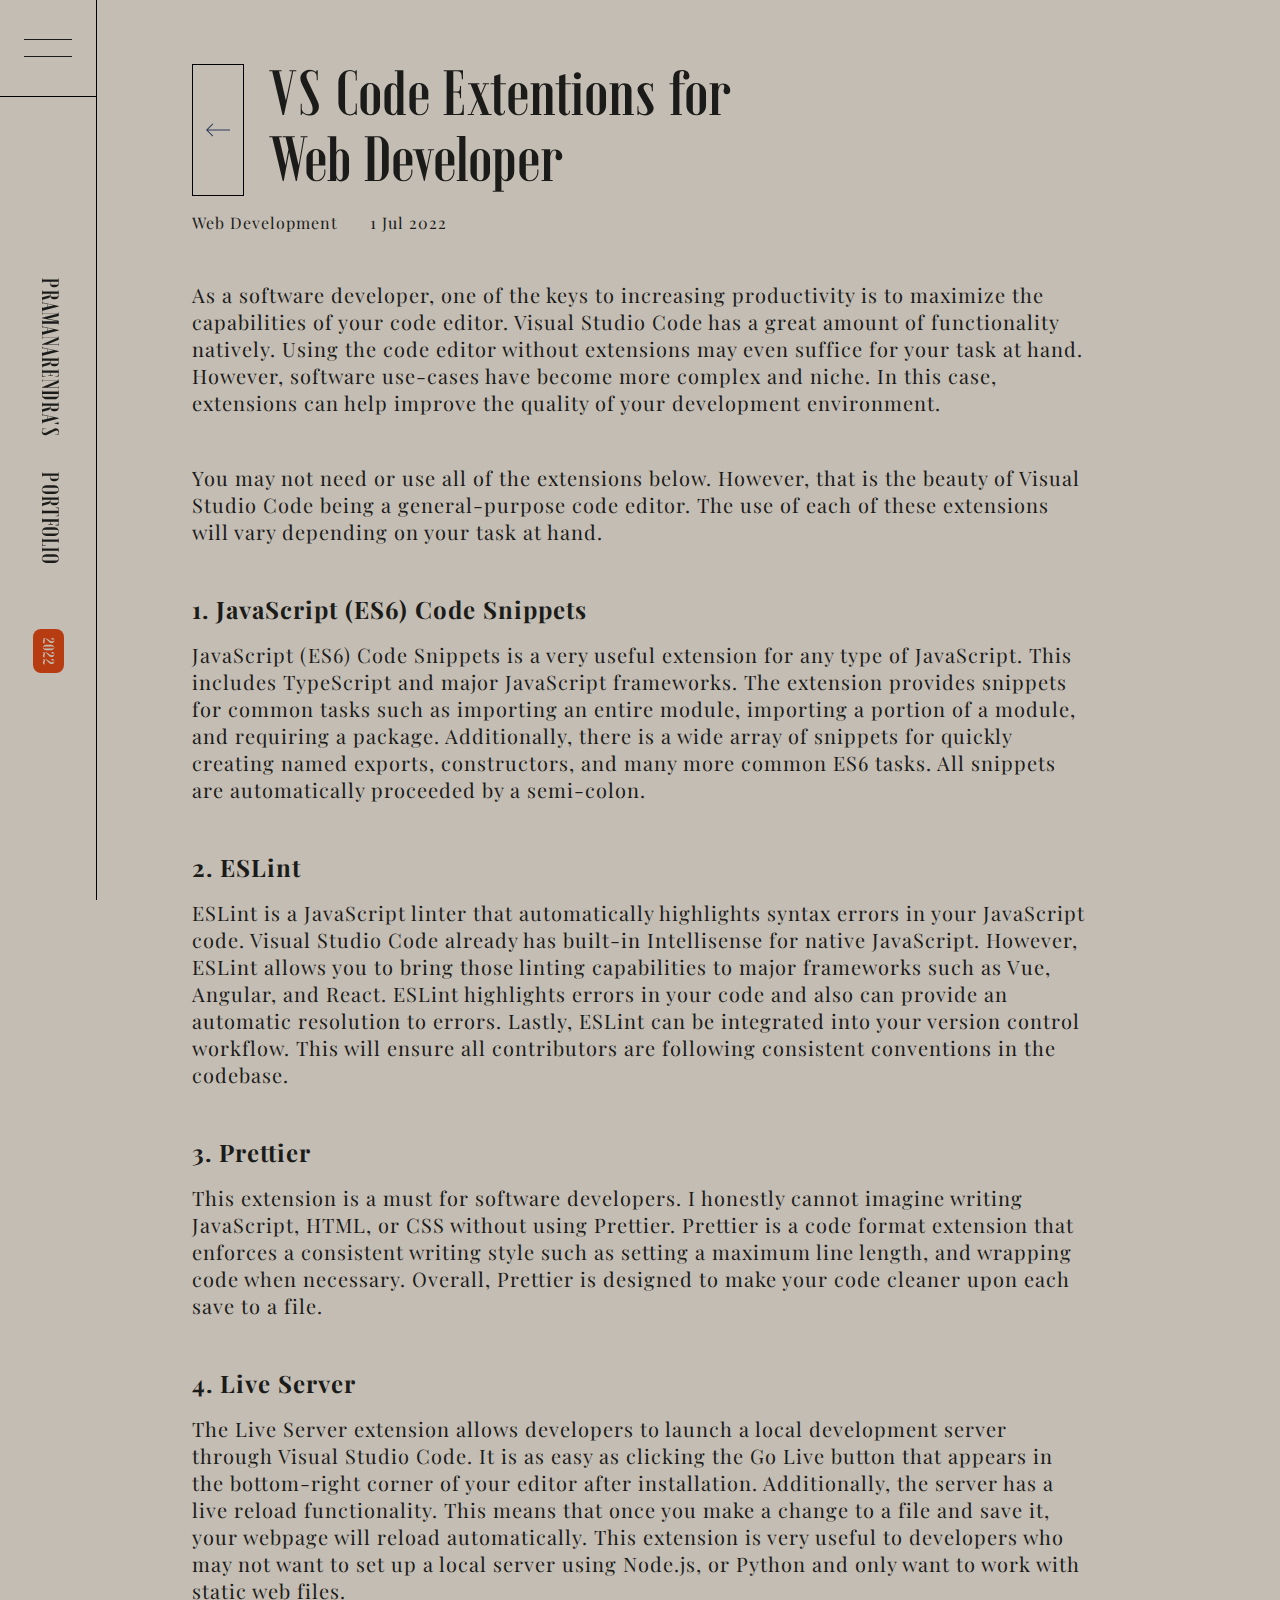
<file: article/article3.html>
<!DOCTYPE html>
<html lang="en">

<head>
    <meta charset="UTF-8">
    <meta http-equiv="X-UA-Compatible" content="IE=edge">
    <meta name="viewport" content="width=device-width, initial-scale=1.0">
    <link rel="stylesheet" href="../style.css">
    <link href="https://fonts.googleapis.com/css2?family=Playfair+Display:wght@400;700&display=swap" rel="stylesheet">
    <title>Articles | Rendra's Portfolio</title>
</head>

<body>
    <div class="container">
        <nav>
            <input id="nav-toggle" type="checkbox">
            <label id="hamburger" for="nav-toggle">
                <div class="line"></div>
                <div class="line"></div>
            </label>
            <ul class="nav-links">
                <li><a href="../index.html">Home</a></li>
                <li><a href="../about.html">About</a></li>
                <li><a href="../article.html">Articles</a></li>
                <li><a href="../project.html">Projects</a></li>
            </ul>
            <div class="nav-side">
                <h1><a href="../index.html">Pramanarendra's &nbsp;&nbsp;&nbsp; Portfolio</a></h1>
                <p>2022</p>
            </div>
        </nav>

        <div id="article1" class="article">
            <header>
                <a href="../article.html" class="return">
                    <img src="../img/arrow icon.png" alt="arrow icon">
                </a>
                <h1>VS Code Extentions for <br>
                    Web Developer
                </h1>
            </header>
            <div class="article-info">
                <p class="topic">Web Development</p>
                <p class="date">1 Jul 2022</p>
            </div>

            <section>
                <article>
                    <p>As a software developer, one of the keys to increasing productivity is to maximize the
                        capabilities of your code editor. Visual Studio Code has a great amount of functionality
                        natively. Using the code editor without extensions may even suffice for your task at hand.
                        However, software use-cases have become more complex and niche. In this case, extensions can
                        help improve the quality of your development environment.
                    </p>
                </article>
                <article>
                    <p>You may not need or use all of the extensions below. However, that is the beauty of Visual Studio
                        Code being a general-purpose code editor. The use of each of these extensions will vary
                        depending on your task at hand.
                    </p>
                </article>

                <article>
                    <h2>1. JavaScript (ES6) Code Snippets</h2>
                    <p>JavaScript (ES6) Code Snippets is a very useful extension for any type of JavaScript. This
                        includes TypeScript and major JavaScript frameworks. The extension provides snippets for common
                        tasks such as importing an entire module, importing a
                        portion of a module, and requiring a package. Additionally, there is a wide array of snippets
                        for quickly creating named exports, constructors, and many more common ES6 tasks. All snippets
                        are automatically proceeded by a semi-colon.</p>
                </article>

                <article>
                    <h2>2. ESLint</h2>
                    <p>ESLint is a JavaScript linter that automatically highlights syntax errors in your JavaScript
                        code. Visual Studio Code already has built-in Intellisense for native JavaScript. However,
                        ESLint allows you to bring those linting capabilities to major frameworks such as Vue, Angular,
                        and React. ESLint highlights errors in your code and also can provide an automatic resolution to
                        errors.
                        Lastly, ESLint can be integrated into your version control workflow. This will ensure all
                        contributors are following consistent conventions in the codebase.
                    </p>
                </article>

                <article>
                    <h2>3. Prettier</h2>
                    <p>This extension is a must for software developers. I honestly cannot imagine writing JavaScript,
                        HTML, or CSS without using Prettier. Prettier is a code format extension that enforces a
                        consistent writing style such as setting a maximum line length, and wrapping code when
                        necessary. Overall, Prettier is designed to make your code cleaner upon each save to a file.</p>
                </article>

                <article>
                    <h2>4. Live Server</h2>
                    <p>The Live Server extension allows developers to launch a local development server through Visual
                        Studio Code. It is as easy as clicking the Go Live button that appears in the bottom-right
                        corner of your editor after installation. Additionally, the server has a live reload
                        functionality. This means that once you make a change to a file and save it, your webpage will
                        reload automatically. This extension is very useful to developers who may not want to set up a
                        local server using
                        Node.js, or Python and only want to work with static web files.</p>
                </article>

            </section>
        </div>
    </div>
</body>

</html>
</file>
<file: style.css>
/*===== Import Font =====*/

@font-face {
    font-family: 'Emberly';
    src: url('./font/Emberly-Bold.ttf') format('truetype');
    font-weight: 700;
    font-style: normal;
}

@font-face {
    font-family: 'Emberly';
    src: url('./font/Emberly-Black.ttf') format('truetype');
    font-weight: 900;
    font-style: normal;
}

/*===== HTML Reset & Default Style =====*/

html {
    box-sizing: border-box;
    font-family: 'Playfair Display', serif;
    letter-spacing: 1px;
    background-color: #C4BDB3;
    color: #1B1B19;
}

* {
    margin: 0;
    padding: 0;
}

a,
a:hover,
a:focus,
a:active {
    text-decoration: none;
    color: inherit;
}

li {
    list-style-type: none;
}

/*===== Navigation Bar Styling =====*/

nav {
    min-width: 96px;
    height: 100vh;
    border-right: 1px solid black;
    position: fixed;
    z-index: 2;
}

#nav-toggle {
    position: absolute;
    top: -100px;
}

#hamburger {
    height: 96px;
    width: 100%;
    display: flex;
    flex-direction: column;
    justify-content: center;
    align-items: center;
    cursor: pointer;
    border-bottom: 1px solid black;
}

.line {
    height: 1px;
    width: 48px;
    margin: 8px 0;
    background-color: #1B1B19;
    transition: all ease-in 0.2s;
}

.nav-side {
    width: 100%;
    height: 84vh;
    writing-mode: vertical-rl;
    text-orientation: mixed;
    display: flex;
    justify-content: center;
    align-items: center;
    font-family: 'Emberly', serif;
    font-weight: 700;
    text-transform: uppercase;
}

.nav-side h1 {
    font-size: 1.5rem;
    margin-bottom: 64px;
}

.nav-side p {
    padding: 8px;
    padding-left: 6px;
    background-color: #B73C12;
    color: #C4BDB3;
    border-radius: 8px;
}

.nav-links {
    font-family: 'Emberly', serif;
    text-transform: uppercase;
    font-size: 6rem;
    display: flex;
    flex-direction: column;
    justify-content: center;
    align-items: center;
    background-color: #1B1B19;
    color: #C4BDB3;
    position: fixed;
    left: 100%;
    list-style: none;
    width: 100%;
    top: 0;
    height: 100%;
    transition: all ease 0.2s;
}

.nav-links li {
    margin: 24px;
}

.nav-links li a {
    transition: all ease-in 0.2s;
}

.nav-links li a:hover {
    color: #B73C12;
}

nav :checked~.nav-links {
    left: 96px;
}

nav :checked~#hamburger .line:nth-child(1) {
    transform: translateY(9px) rotate(45deg);
}

nav :checked~#hamburger .line:nth-child(2) {
    transform: translateY(-9px) rotate(-45deg);
}

.container {
    display: flex;
}

/*===== Home Page Styling =====*/

#home {
    width: 100%;
    height: 100vh;
    display: flex;
    justify-content: center;
    align-items: center;
}

.home-text {
    font-size: 2rem;
    text-transform: uppercase;
    margin-right: 96px;
}

.emphasis {
    font-family: 'Emberly', serif;
    font-weight: 700;
    font-size: 4rem;
    text-transform: uppercase;
}

.home-img {
    width: 574px;
    height: 636px;
    margin-top: 25px;
}

.home-btn {
    font-family: 'Emberly', serif;
    font-weight: 900;
    font-size: 3rem;
    padding: 16px;
    margin: 72px 0;
    padding-bottom: 12px;
    text-transform: uppercase;
    color: #C4BDB3;
    background-color: #B73C12;
    border: 0;
    cursor: pointer;
    transition: all ease-in 0.2s;
}

.home-btn:hover {
    background-color: #1B1B19;
    color: #B73C12;
}

/*===== About Page Styling =====*/
#about {
    display: flex;
    margin-right: 64px;
    margin-left: 160px;
    justify-content: space-around;
    height: 100vh;
    width: 100%;
}

.about-img {
    position: relative;
    height: 100%;
    display: flex;
    align-items: flex-end;
}

.about-img img {
    width: 496px;
    height: 642px;
}

.about-img h1 {
    font-family: 'Emberly', serif;
    color: #B73C12;
    font-size: 8rem;
    position: absolute;
    bottom: 24px;
    right: -200px;
}

.about-text {
    margin-top: 100px;
    margin-left: 90px;
}

.about-text p {
    text-transform: uppercase;
    margin-bottom: 25px;
}

/*===== Article Page Styling =====*/

#article {
    display: flex;
    flex-direction: column;
    width: 100%;
    margin-left: 96px;
    height: 100vh;
}

.article-container {
    margin: auto;
}

#article h1 {
    font-family: 'Emberly', serif;
    font-size: 4rem;
    margin-bottom: 16px;
}

.card-container {
    display: flex;
    justify-content: space-between;
}

.card-container .card:nth-child(2) {
    margin: 0 16px;
}

.card {
    border: 1px solid black;
    padding: 32px;
}

.card-info {
    display: flex;
    justify-content: space-between;
    width: 363px;
    margin: 16px 0;
}

.card img {
    width: 363px;
    height: 323px;
}

.card-title {
    width: 363px;
    font-weight: 700;
    font-size: 1.5rem;
    margin-top: 24px;
    margin-bottom: 24px;
}

/*===== Article 1 Styling =====*/
.article {
    margin: 64px auto;
    width: 896px;
}

#article1 header {
    display: flex;
}

.return {
    padding: 47.5px 13px;
    border: 1px solid black;
    display: flex;
    justify-content: center;
    align-items: center;
}

.return img {
    width: 24px;
}

.article header h1 {
    font-family: 'Emberly', serif;
    font-size: 4rem;
    margin-left: 24px;
}

.article .article-info {
    display: flex;
    margin-top: 16px;
    margin-bottom: 32px;
}

.article .article-info p {
    margin-right: 32px;
    font-size: 1rem;
}

.article p {
    margin-bottom: 16px;
    font-size: 1.25rem;
}

table {
    font-size: 1.25rem;
    border: 1px solid black;
    border-collapse: collapse;
}

th {
    background-color: #1B1B19;
    color: #C4BDB3;
    padding: 16px 0;
}

tr td:first-child {
    border-right: 1px solid black;
}

td {
    padding: 16px 24px;
}

td li {
    margin-bottom: 16px;
}

/*===== Article 2 & 3 Styling =====*/
article {
    margin-bottom: 48px;
}

article h2 {
    margin-bottom: 16px;
}

#article1 ul li {
    list-style-type: circle;
    font-size: 1.25rem;
    margin-left: 24px;
}

/*===== Projects Page Styling =====*/
#projects {
    display: flex;
    flex-direction: column;
    width: 100%;
    margin-left: 96px;
    margin-bottom: 96px;
    padding: 32px;
}

.projects-container {
    margin: auto;
}

#projects h1 {
    font-family: 'Emberly', serif;
    font-size: 4rem;
    margin-bottom: 16px;
}

#projects .illustration {
    display: flex;
    justify-content: space-between;
}

#projects img {
    filter: grayscale(100%);
    transition: all ease-in 0.2s;
}

#projects img:hover {
    filter: grayscale(0);
}

#projects .illustration .card img {
    width: 363px;
    height: 363px;
}

#projects .illustration .card h2 {
    width: 363px;
    margin-top: 16px;
}

#projects .photography,
#projects .website {
    padding: 32px;
    border: 1px solid black;
    margin-top: 32px;
    text-align: center;
}

#projects .photography img,
#projects .website img {
    width: 1280px;
    margin-bottom: 32px;
}

#projects .photography h2,
#projects .website h2 {
    font-family: 'Emberly', serif;
    font-size: 8rem;
    color: #B73C12;
}

#projects .photography p,
#projects .website p {
    font-size: 2rem;
}
</file>
